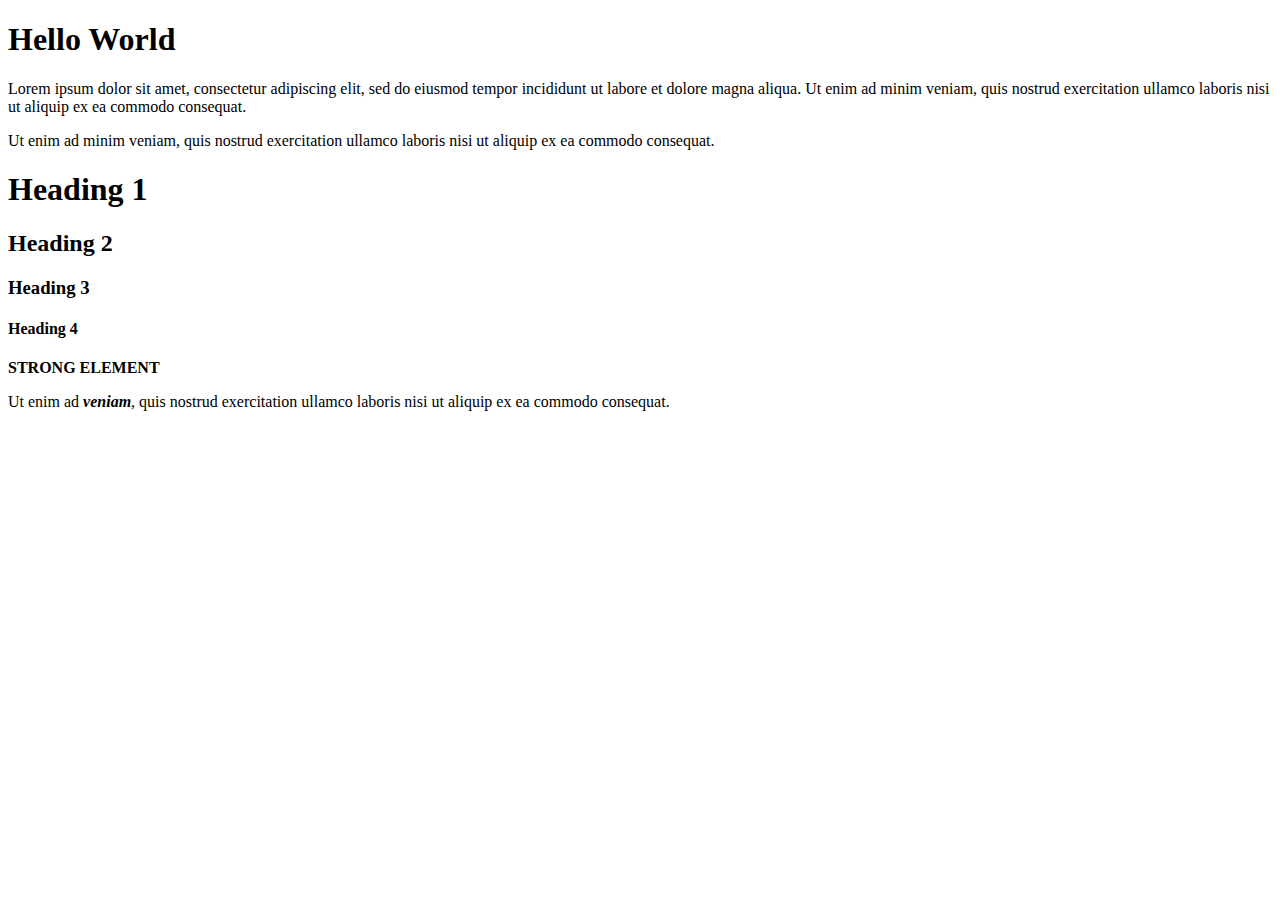
<file: html-boilerplate/index.html>
<!DOCTYPE html>
<html lang="en">
<head>
    <meta charset="UTF-8">
    <title>My first WebPage</title>
</head>
<body>
    <H1> Hello World</H1>
    <p>Lorem ipsum dolor sit amet, consectetur adipiscing elit, sed do eiusmod tempor incididunt ut labore et dolore magna aliqua.
        Ut enim ad minim veniam, quis nostrud exercitation ullamco laboris nisi ut aliquip ex ea commodo consequat.</p>
    <p>Ut enim ad minim veniam, quis nostrud exercitation ullamco laboris nisi ut aliquip ex ea commodo consequat.</p>
    <h1>Heading 1</h1>
    <h2>Heading 2</h2>
    <h3>Heading 3</h3>
    <h4>Heading 4</h4>
    <strong>STRONG ELEMENT</strong>
    <p>Ut enim ad <strong><em>veniam</em></strong>, quis nostrud exercitation ullamco laboris nisi ut aliquip ex ea commodo consequat.</p>

    <!-- THIS IS COMMENTING -->
    <!-- Windows and Linux Users: Ctrl + / -->

</body>
</html>
</file>
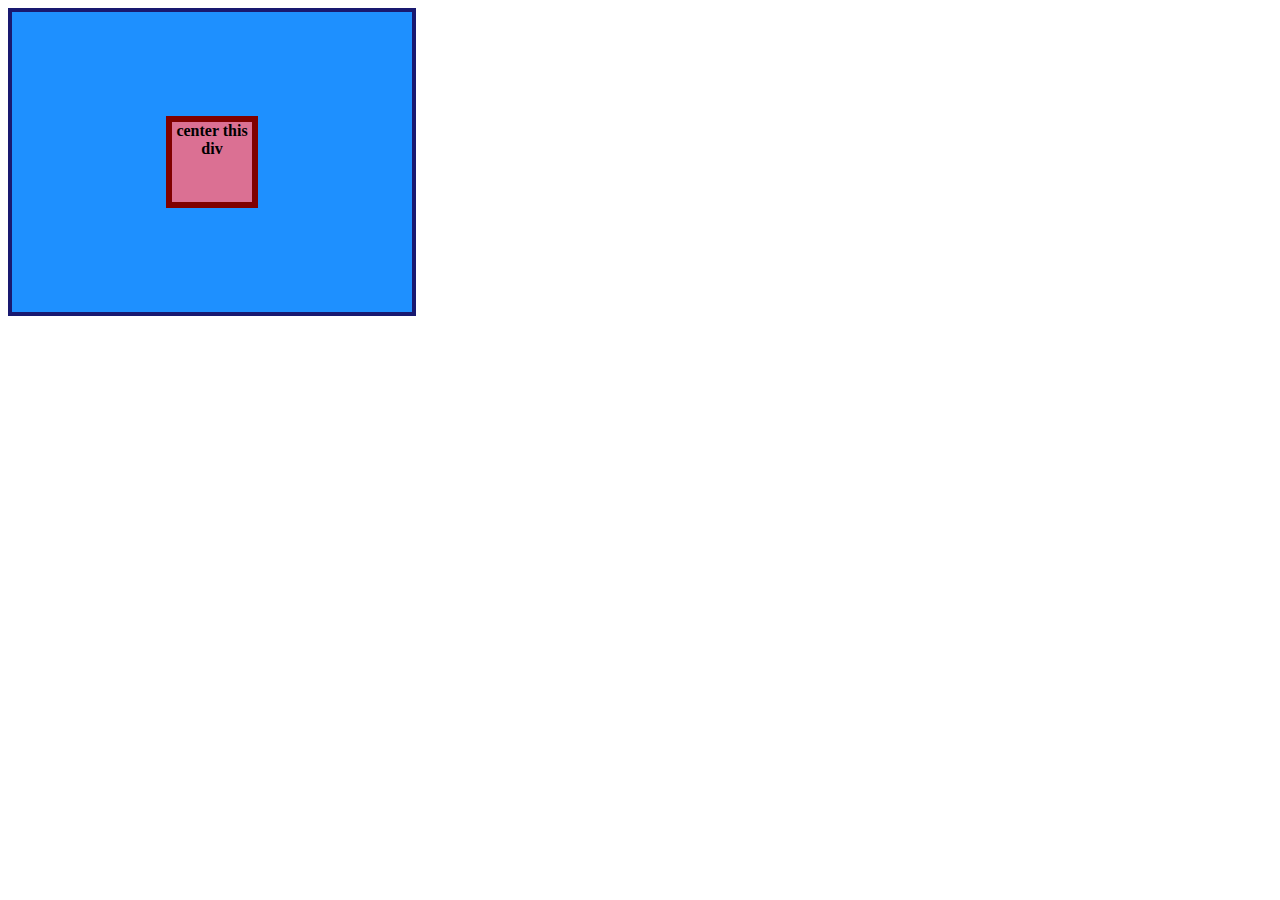
<file: flex/flex-center/index.html>
<!DOCTYPE html>
<html lang="en">
  <head>
    <meta charset="UTF-8">
    <meta http-equiv="X-UA-Compatible" content="IE=edge">
    <meta name="viewport" content="width=device-width, initial-scale=1.0">
    <title>CENTER THIS DIV</title>
    <link rel="stylesheet" href="style.css">
  </head>
  <body>
    <div class="container">
      <div class="box">center this div</div>
    </div>
  </body>
</html>
</file>
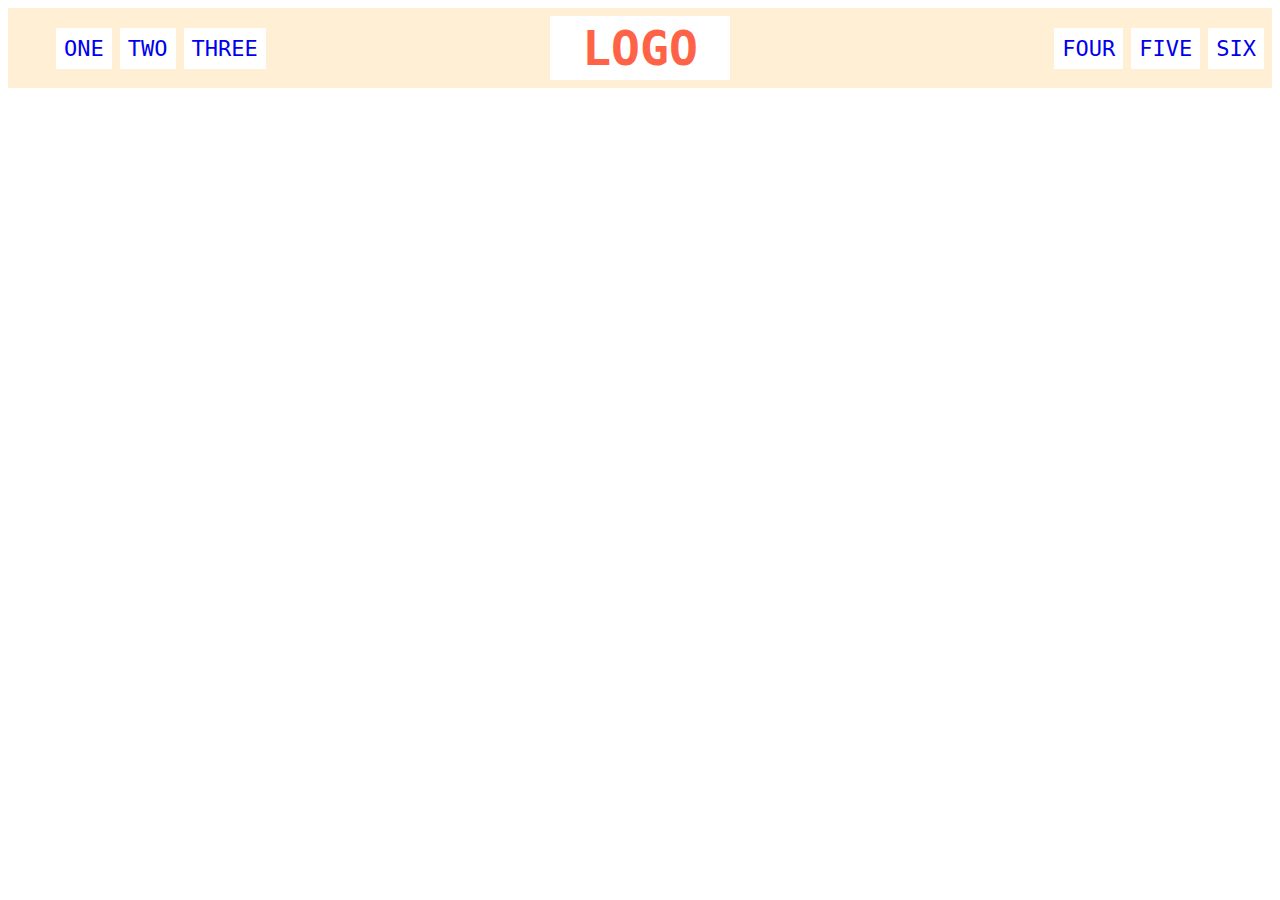
<file: flex/flex-header/index.html>
<!DOCTYPE html>
<html lang="en">
  <head>
    <meta charset="UTF-8">
    <meta http-equiv="X-UA-Compatible" content="IE=edge">
    <meta name="viewport" content="width=device-width, initial-scale=1.0">
    <title>Flex Header</title>
    <link rel="stylesheet" href="style.css">
  </head>
  <body>
    <div class="header">
      <div class="left-links">
        <ul>
          <li><a href="#">ONE</a></li>
          <li><a href="#">TWO</a></li>
          <li><a href="#">THREE</a></li>
        </ul>
      </div>
      <div class="logo">LOGO</div>
      <div class="right-links">
        <ul>
          <li><a href="#">FOUR</a></li>
          <li><a href="#">FIVE</a></li>
          <li><a href="#">SIX</a></li>
        </ul>
      </div>
    </div>
  </body>
</html>
</file>
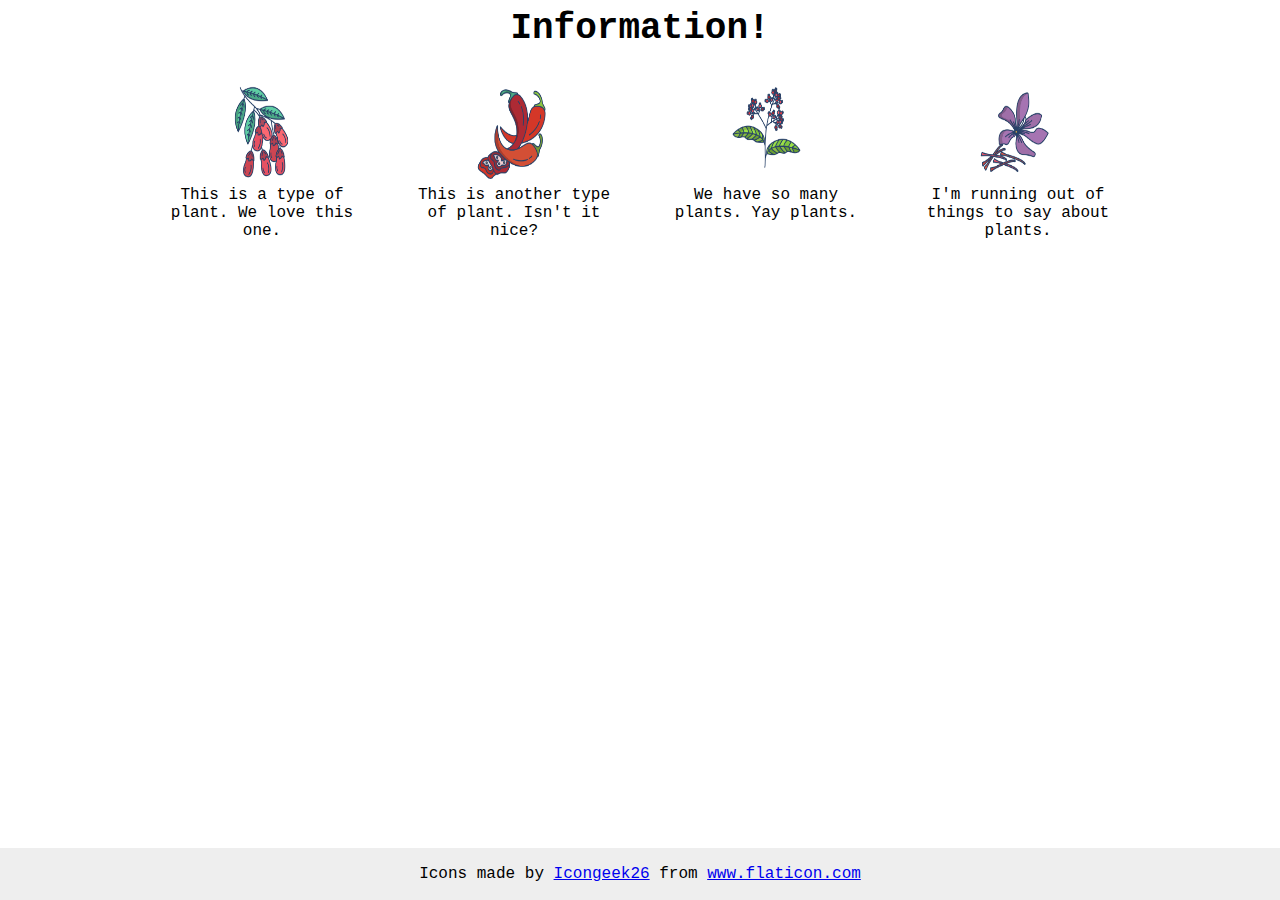
<file: flex/flex-info/index.html>
<!DOCTYPE html>
<html lang="en">
  <head>
    <meta charset="UTF-8">
    <meta http-equiv="X-UA-Compatible" content="IE=edge">
    <meta name="viewport" content="width=device-width, initial-scale=1.0">
    <title>Information</title>
    <link rel="stylesheet" href="style.css">
  </head>
  <body>
    <div class="title">Information!</div>
    <div class="images">
        <div class="info">
            <img src="./images/barberry.png" alt="barberry">
            <div class="text">This is a type of plant. We love this one.</div>
        </div>
        <div class="info">
            <img src="./images/chilli.png" alt="chili">
            <div class="text">This is another type of plant. Isn't it nice?</div>
        </div>
        <div class="info">
            <img src="./images/pepper.png" alt="pepper">
            <div class="text">We have so many plants. Yay plants.</div>
        </div>
        <div class="info">
            <img src="./images/saffron.png" alt="saffron">
            <div class="text">I'm running out of things to say about plants.</div>
        </div>
        
    
    </div>
    <!-- disregard this section, it's here to give attribution to the creator of these icons -->
    <div class="footer">
      <div>Icons made by <a href="https://www.flaticon.com/authors/icongeek26" title="Icongeek26">Icongeek26</a> from <a href="https://www.flaticon.com/" title="Flaticon">www.flaticon.com</a></div>
    </div>
  </body>
</html>
</file>
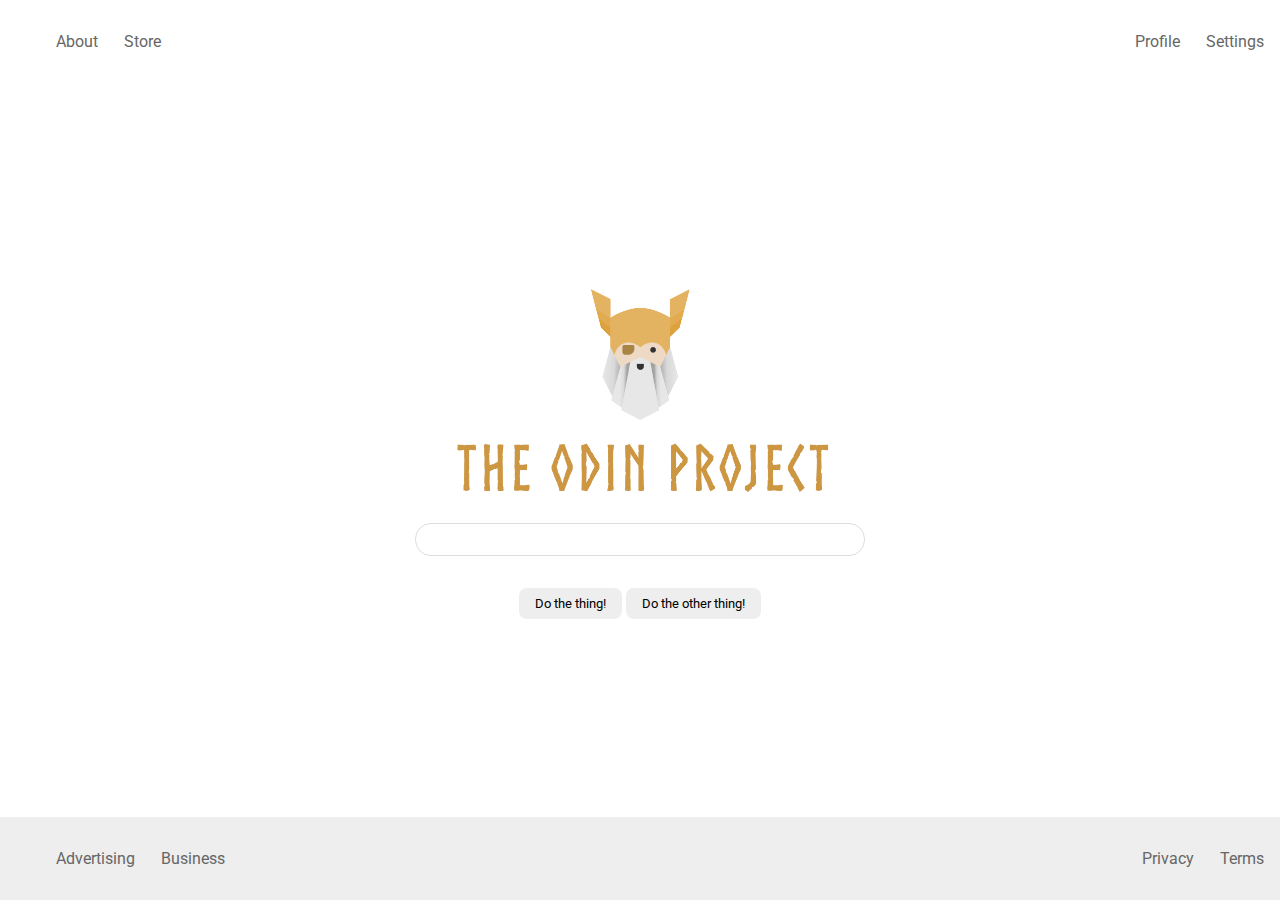
<file: flex/flex-layout/index.html>
<!DOCTYPE html>
<html lang="en">
  <head>
    <meta charset="UTF-8">
    <meta http-equiv="X-UA-Compatible" content="IE=edge">
    <meta name="viewport" content="width=device-width, initial-scale=1.0">
    <title>LAYOUT</title>
    <link rel="stylesheet" href="./style.css">
  </head>
  <body>
    <div class="header">
      <ul class="left-links" id="left">
        <li><a href="#">About</a></li>
        <li><a href="#">Store</a></li>
      </ul>
      <ul class="right-links" id="right">
        <li><a href="#">Profile</a></li>
        <li><a href="#">Settings</a></li>
      </ul>
    </div>
    <div class="content">
      <img src="images/logo.png" alt="Project logo. Represents odin with the project name.">
      <div class="input">
        <input type="text">
      </div>
      <div class="buttons">
        <button>Do the thing!</button>
        <button>Do the other thing!</button>
      </div>
    </div>
    <div class="footer">
      <ul class="left-links" id="left">
        <li><a href="#">Advertising</a></li>
        <li><a href="#">Business</a></li>
      </ul>
      <ul class="right-links" id="right">
        <li><a href="#">Privacy</a></li>
        <li><a href="#">Terms</a></li>
      </ul>
    </div>
  </body>
</html>


<!-- The header is at the top of the page, the footer is at the bottom, and they stay in place if you resize your screen.
The header and footer have padding.
The links in the header and footer are pushed to either side.
There is space between the links in the header and footer.
The footer has a light gray background (#eeeeee).
The logo, input and buttons are centered in the screen.
The buttons have an appropriate amount of padding.
There is space between the logo, input and buttons. -->
</file>
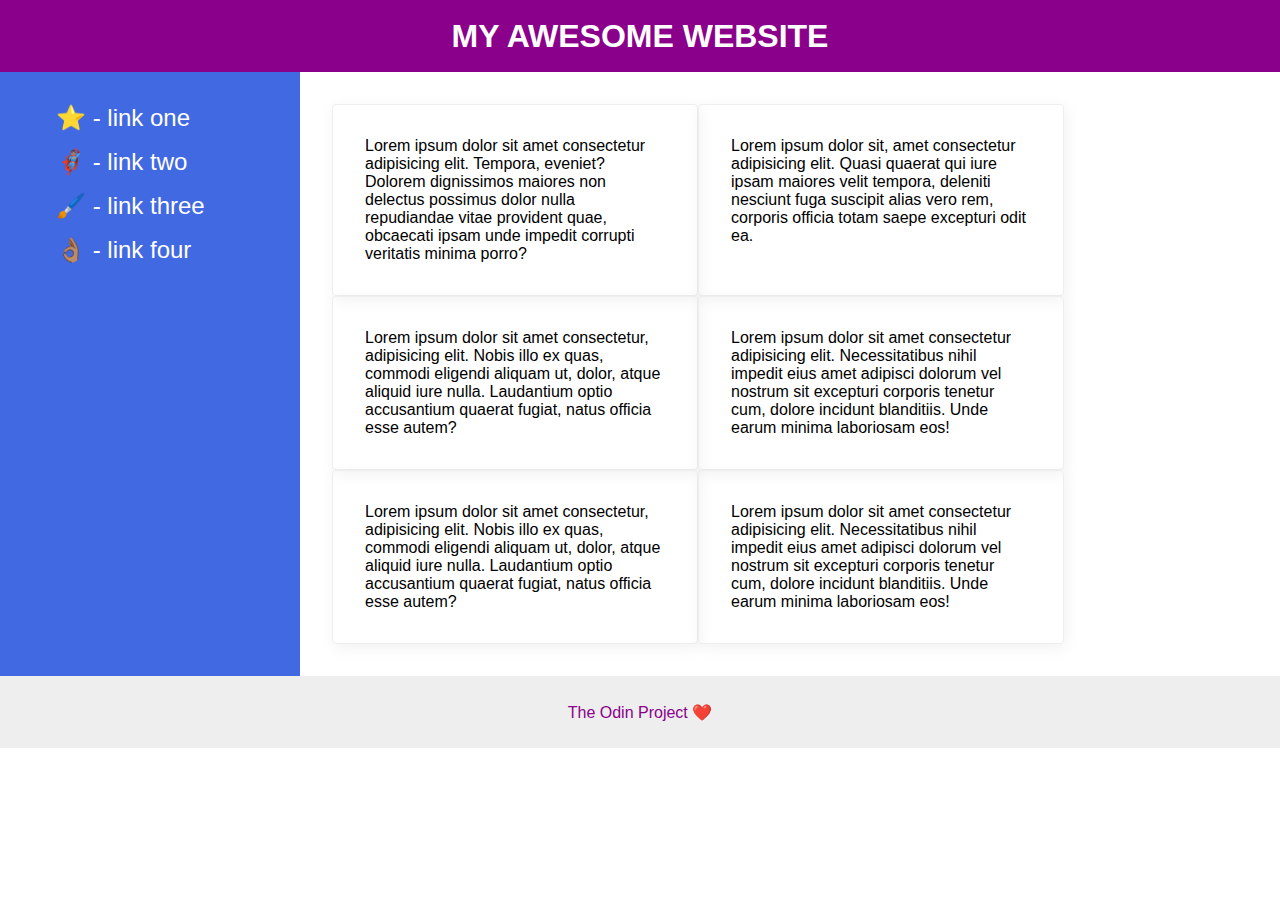
<file: flex/flex-layout2/index.html>
<!DOCTYPE html>
<html lang="en">
  <head>
    <meta charset="UTF-8">
    <meta http-equiv="X-UA-Compatible" content="IE=edge">
    <meta name="viewport" content="width=device-width, initial-scale=1.0">
    <title>The Holy Grail</title>
    <link rel="stylesheet" href="style.css">
  </head>
  <body>
    <div class="header">
      MY AWESOME WEBSITE
    </div>
    <div class="body">
        <div class="sidebar">
            <ul id="one">
              <li><a href="#">⭐ - link one</a></li>
              <li><a href="#">🦸🏽‍♂️ - link two</a></li>
              <li><a href="#">🖌️ - link three</a></li>
              <li><a href="#">👌🏽 - link four</a></li>
            </ul>
          </div>
          <div class="container">
              <div class="card">Lorem ipsum dolor sit amet consectetur adipisicing elit. Tempora, eveniet? Dolorem dignissimos maiores non delectus possimus dolor nulla repudiandae vitae provident quae, obcaecati ipsam unde impedit corrupti veritatis minima porro?</div>
              <div class="card">Lorem ipsum dolor sit, amet consectetur adipisicing elit. Quasi quaerat qui iure ipsam maiores velit tempora, deleniti nesciunt fuga suscipit alias vero rem, corporis officia totam saepe excepturi odit ea.</div>
              <div class="card">Lorem ipsum dolor sit amet consectetur, adipisicing elit. Nobis illo ex quas, commodi eligendi aliquam ut, dolor, atque aliquid iure nulla. Laudantium optio accusantium quaerat fugiat, natus officia esse autem?</div>
              <div class="card">Lorem ipsum dolor sit amet consectetur adipisicing elit. Necessitatibus nihil impedit eius amet adipisci dolorum vel nostrum sit excepturi corporis tenetur cum, dolore incidunt blanditiis. Unde earum minima laboriosam eos!</div>
              <div class="card">Lorem ipsum dolor sit amet consectetur, adipisicing elit. Nobis illo ex quas, commodi eligendi aliquam ut, dolor, atque aliquid iure nulla. Laudantium optio accusantium quaerat fugiat, natus officia esse autem?</div>
              <div class="card">Lorem ipsum dolor sit amet consectetur adipisicing elit. Necessitatibus nihil impedit eius amet adipisci dolorum vel nostrum sit excepturi corporis tenetur cum, dolore incidunt blanditiis. Unde earum minima laboriosam eos!</div>  
          </div>
    </div>
    
    
    <div class="footer">
      The Odin Project ❤️
    </div>
  </body>
</html>

<!-- The header text is size 32px and weight 900.
The header text is vertically centered and 16px from the edge of the screen.
The footer is pushed to the bottom of the screen (the footer may go below the bottom of the screen if the content of the 'cards' section overflows and/or if your screen is shorter).
The footer text is centered horizontally and vertically.
The sidebar and cards take up all available space above the footer.
The sidebar is 300px wide (and it doesn't shrink).
The sidebar links are size 24px, are white, and do not have the underline text decoration.
The sidebar has 16px padding.
There is 32px padding around the 'cards' section.
The cards are arranged horizontally, but wrap to multiple lines when they run out of room on the page. -->
</file>
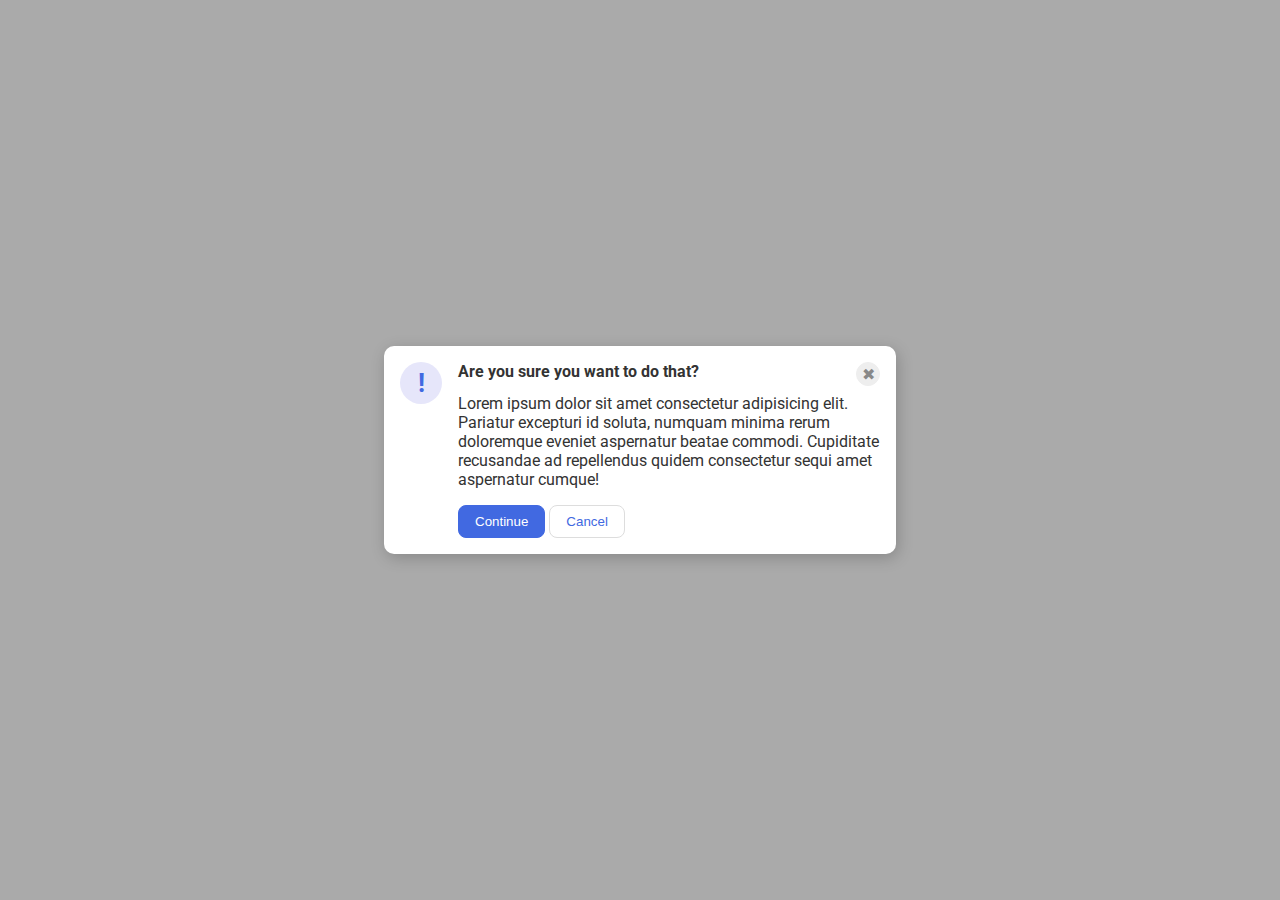
<file: flex/flex-modal/index.html>
<!DOCTYPE html>
<html lang="en">
  <head>
    <meta charset="UTF-8">
    <meta http-equiv="X-UA-Compatible" content="IE=edge">
    <meta name="viewport" content="width=device-width, initial-scale=1.0">
    <link rel="stylesheet" href="style.css">
    <title>Modal</title>
  </head>
  <body>
    <div class="modal">
      <div class="icon">!</div>
      <div class="container">
        <div class="header">Are you sure you want to do that?
        <button class="close-button">✖</button>
    </div>
        <div class="text">Lorem ipsum dolor sit amet consectetur adipisicing elit. Pariatur excepturi id soluta, numquam minima rerum doloremque eveniet aspernatur beatae commodi. Cupiditate recusandae ad repellendus quidem consectetur sequi amet aspernatur cumque!</div>
        <button class="continue">Continue</button>
        <button class="cancel">Cancel</button>
      </div>
    </div>
  </body>
</html>

<!-- The blue icon is aligned to the left.
There is equal space on either side of the icon (the gaps between the icon and the edge of the card, and the icon and the text, are the same).
There is padding around the edge of the modal.
The header, text, and buttons are aligned with each other.
The header is bold and a slightly larger text-size than the text.
The close button is vertically aligned with the header, and aligned in the top-right of the card. -->
</file>
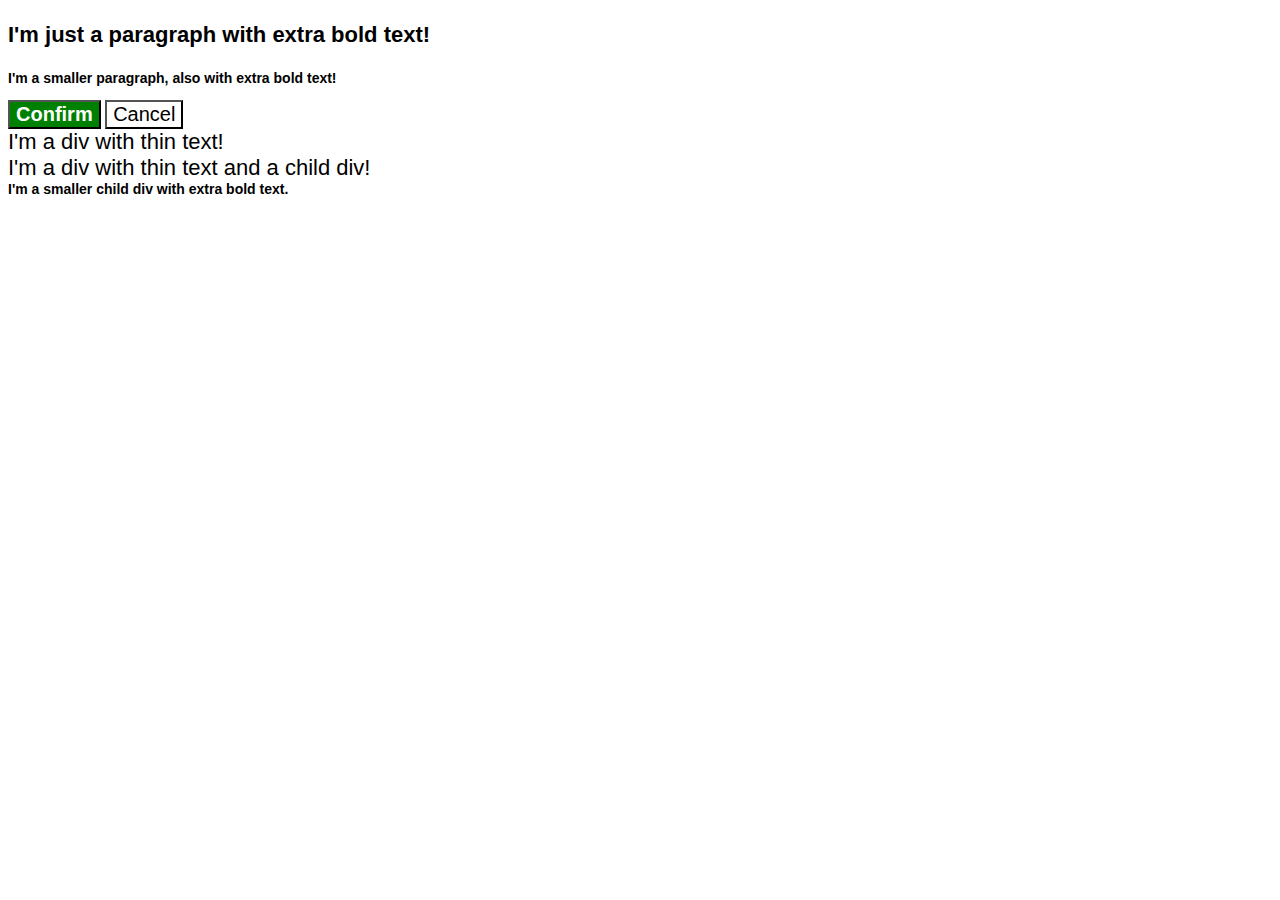
<file: nav-CSS/cascade/index.html>
<!DOCTYPE html>
<html lang="en">
  <head>
    <meta charset="UTF-8">
    <meta http-equiv="X-UA-Compatible" content="IE=edge">
    <meta name="viewport" content="width=device-width, initial-scale=1.0">
    <title>Fix the Cascade</title>
    <link rel="stylesheet" href="style.css">
  </head>
  <body>
    <p class="para">I'm just a paragraph with extra bold text!</p>
    <p class="para small-para">I'm a smaller paragraph, also with extra bold text!</p>

    <button id="confirm-button" class="button confirm">Confirm</button>
    <button id="cancel-button" class="button cancel">Cancel</button>

    <div class="text">I'm a div with thin text!</div>
    <div class="text">I'm a div with thin text and a child div!
      <div class="text child">I'm a smaller child div with extra bold text.</div>
    </div>
  </body>
</html>
</file>
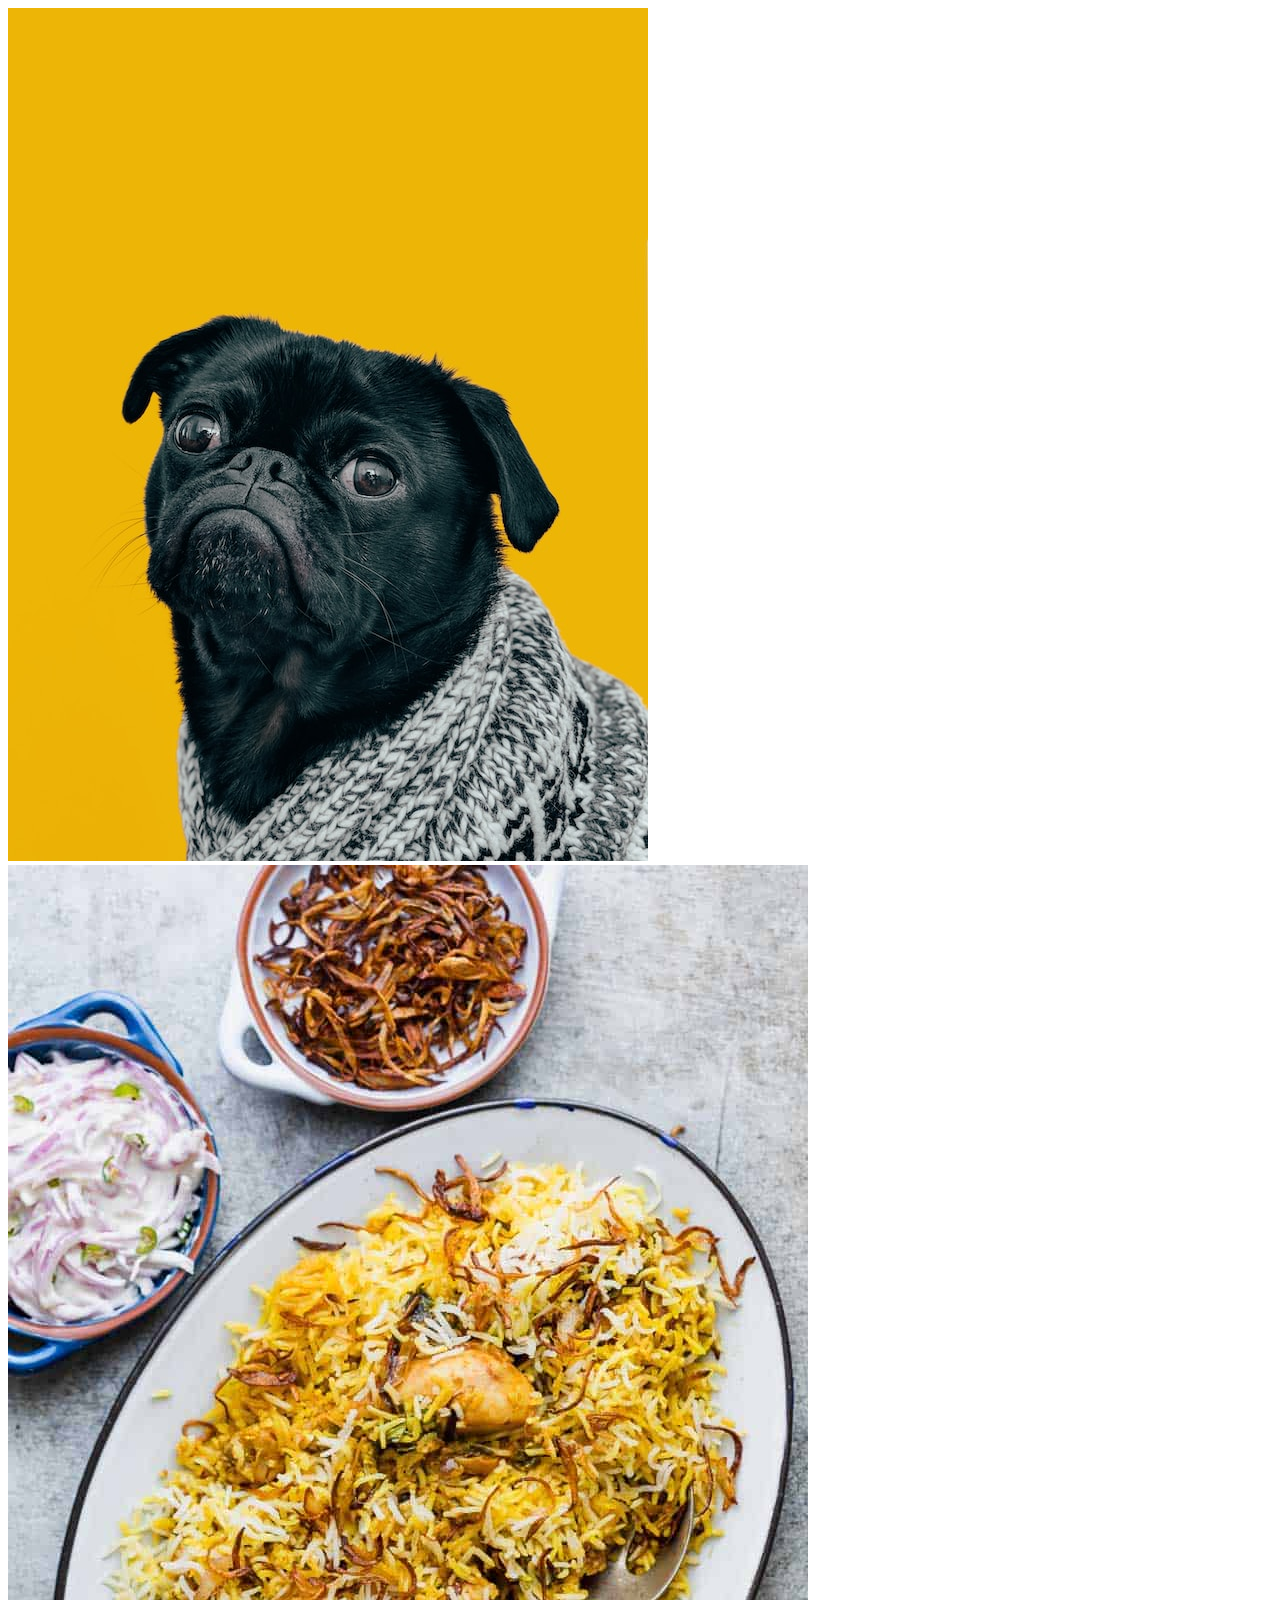
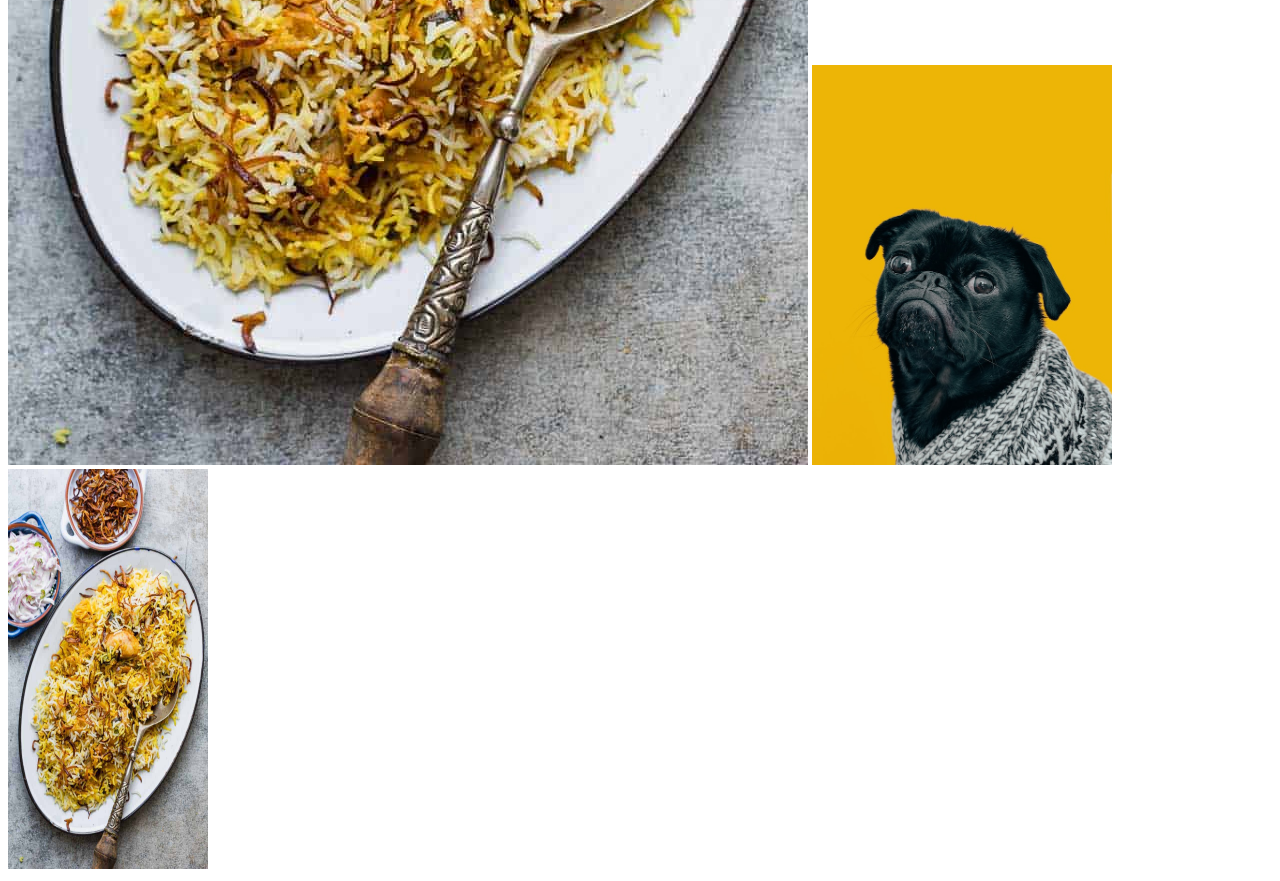
<file: nav-CSS/chaining-selector/index.html>
<!DOCTYPE html>
<html>
    <head>
        <meta charset="utf-8">
        <title>Chaining Selectors</title>
        <link rel="stylesheet" href="style.css"> 
    </head>
    <body>
        <img src="images/Dog.jpg" alt="dog">
        <img src="images/Briyani.jpg" alt="Briyani">
        <img class="avatar proportioned" src="images/Dog.jpg" alt="dog">
        <img class="avatar distorted" src="images/Briyani.jpg" alt="Briyani">
    </body>
</html>
</file>
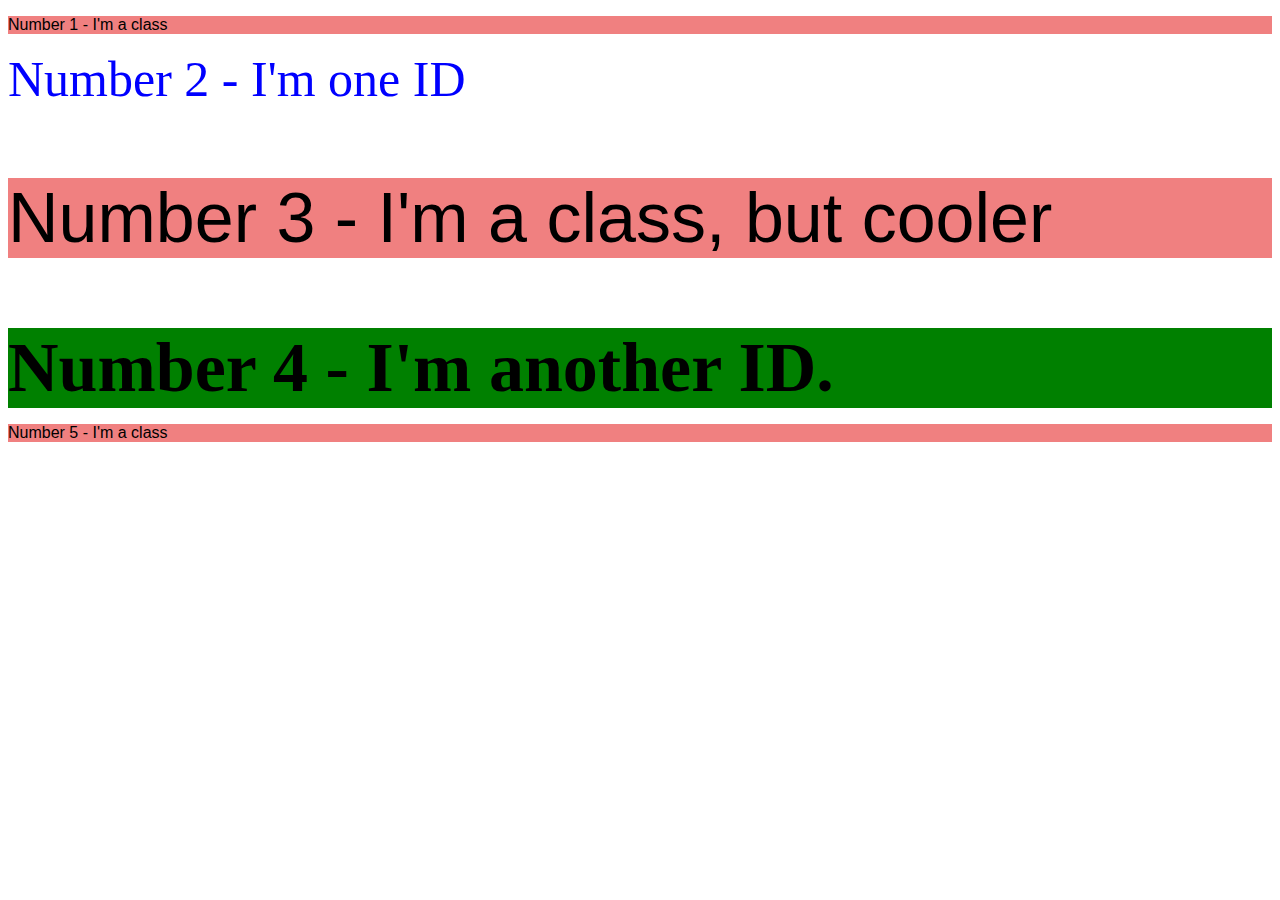
<file: nav-CSS/class-id-selectors/index.html>
<!DOCTYPE html>
<html>
    <head>
        <meta charset="utf-8">
        <title>USING CLASS SELECTORS AND ID</title>
        <link rel="stylesheet" href="csandid.css">
    </head>
    <body>
        <p class="odd">Number 1 - I'm a class</p>
        <div id="Number-2">Number 2 - I'm one ID </div>
        <p class="odd Number-3">Number 3 - I'm a class, but cooler</p>
        <div id="Number-4">Number 4 - I'm another ID.</div>
        <p class="odd">Number 5 - I'm a class</p>
    </body>
</html>
</file>
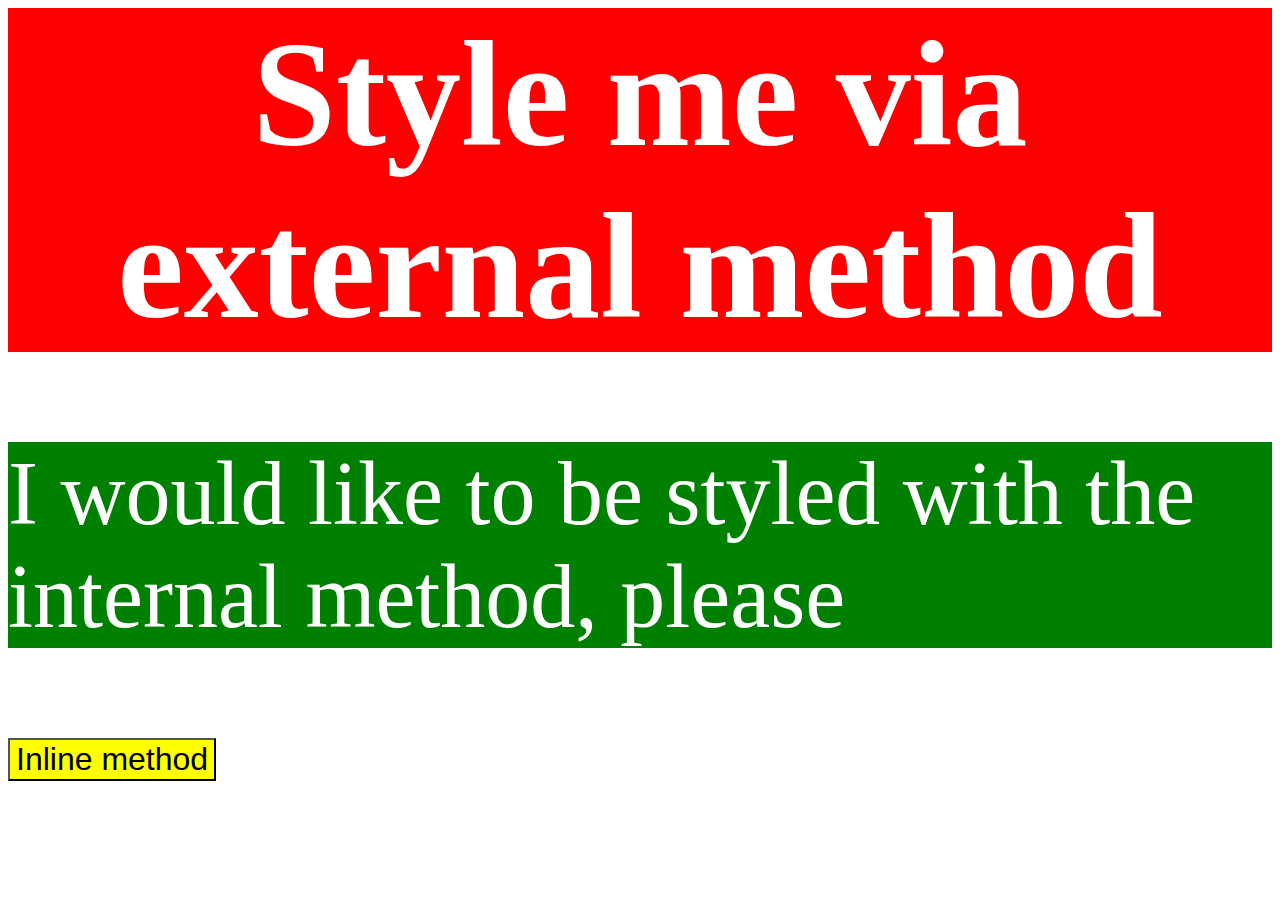
<file: nav-CSS/css-methods/index.html>
<!DOCTYPE html>
<html>
    <head>
        <meta charset="utf-8">
        <link rel="stylesheet" href="styles.css">
        <style>
            p {
                color: white;
                background-color: green;
                font-size: 90px;
            }
        </style>
        <title>Practicing CSS</title>
    </head>
    <body>
        
        <div>
            Style me via external method
        </div>
        <p>I would like to be styled with the internal method, please</p>
        <button style="color: black; background-color: yellow; font-size: xx-large;">Inline method</button>
    </body>
</html>
</file>
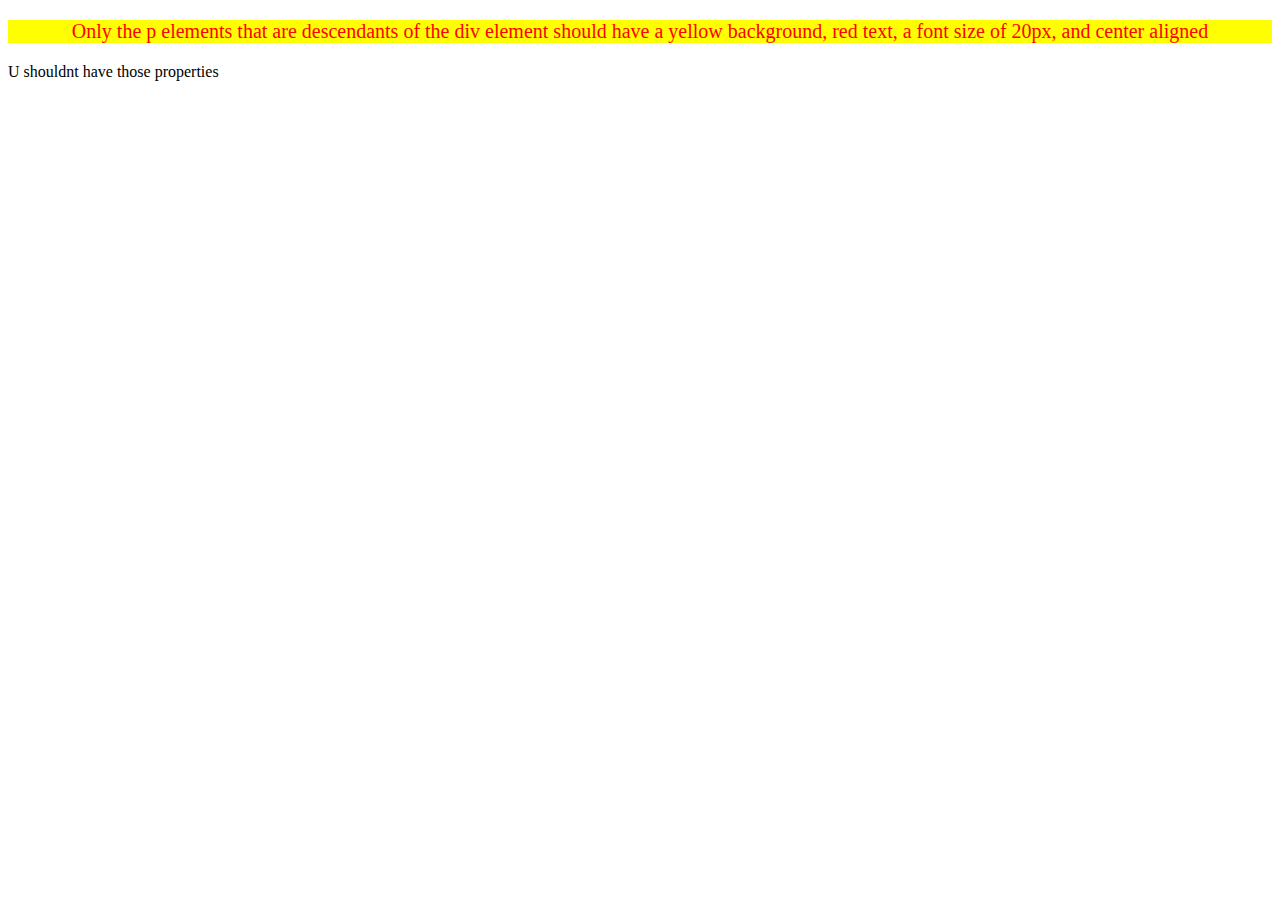
<file: nav-CSS/Descendant-Combinator/index.html>
<!DOCTYPE html>
<html lang="en">
<head>
    <meta charset="UTF-8">
    <title>Descendant Combinator</title>
    <link rel="stylesheet" href="style.css">
</head>
<body>
    <div class="parent">
        <p class="child">Only the p elements that are descendants of the div element should have a yellow background, red text, a font size of 20px, and center aligned</p>
    </div>
    <p class="newparent">U shouldnt have those properties</p>
</body>
</html>
<!-- #Only the p elements that are descendants of the div element should have a yellow background, red text, a font size of 20px, and center aligned. -->
</file>
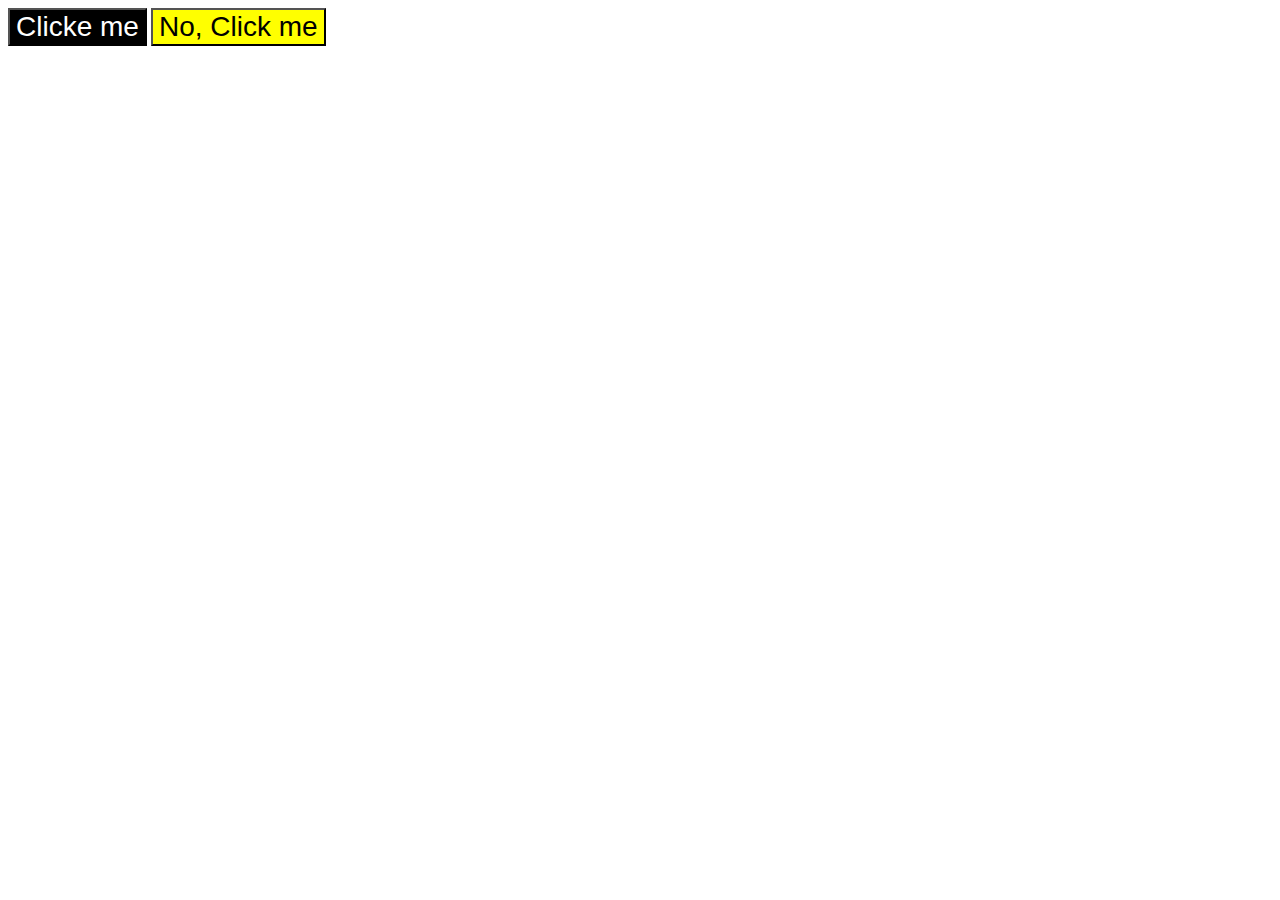
<file: nav-CSS/grouping-selector/index.html>
<!DOCTYPE html>
<html lang="en">
<head>
    <meta charset="UTF-8">
    <title>Group selector</title>
    <link rel="stylesheet" href="style.css">
</head>
<body>
    <button class="Blackbutton">Clicke me</button>
    <button class="Yellowbutton">No, Click me</button>
</body>
</html>
</file>
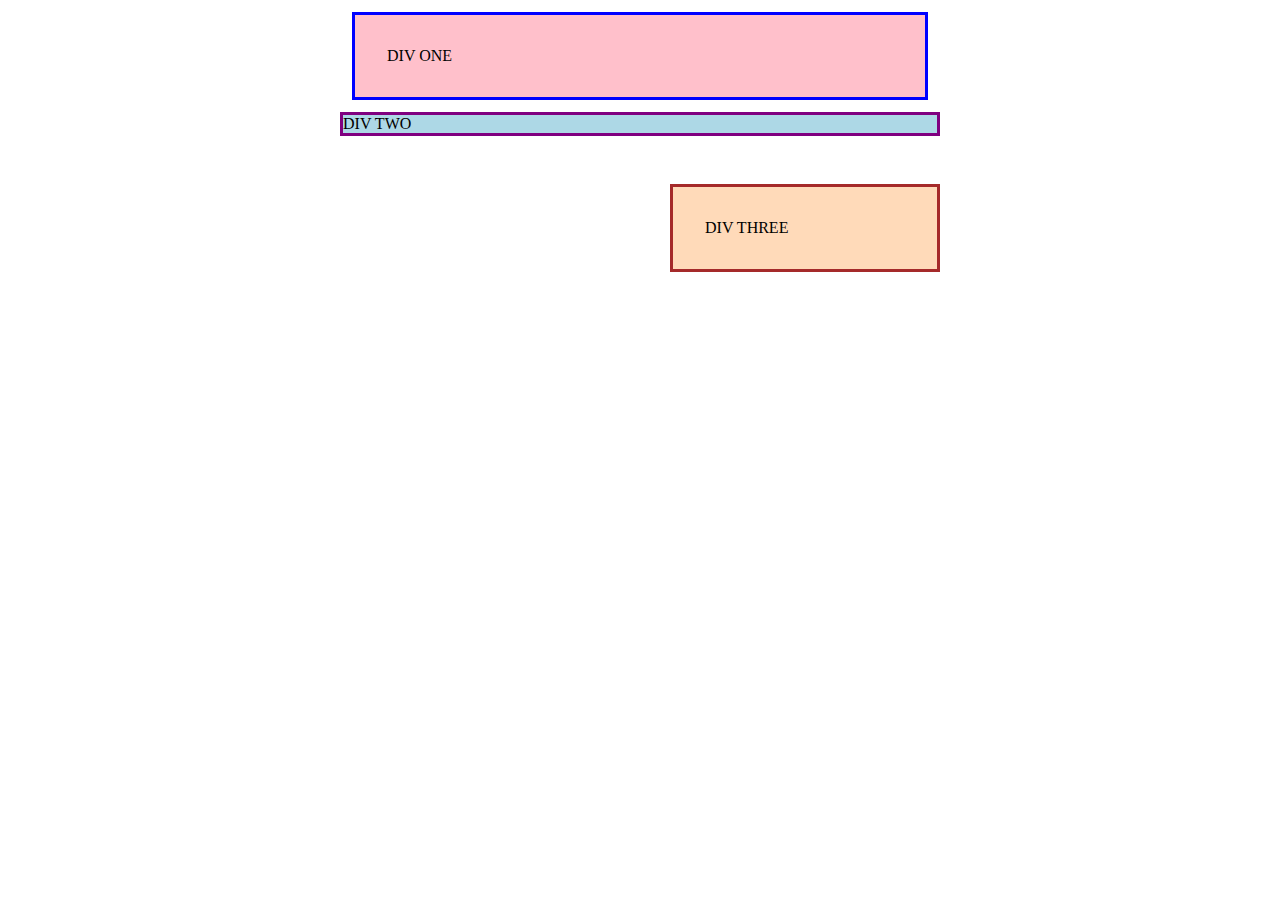
<file: nav-CSS/margin-padding-01/index.html>
<!DOCTYPE html>
<html lang="en">
  <head>
    <meta charset="UTF-8">
    <meta http-equiv="X-UA-Compatible" content="IE=edge">
    <meta name="viewport" content="width=device-width, initial-scale=1.0">
    <title>Margin and Padding exercise</title>
    <link rel="stylesheet" href="style.css">
  </head>
  <body>
    <div class="one">
      DIV ONE
    </div>
    <div class="two">
      DIV TWO
    </div>
    <div class="three">
      DIV THREE
    </div>
  </body>
</html>
</file>
<file: flex/flex-center/style.css>
.container {
    background: dodgerblue;
    border: 4px solid midnightblue;
    width: 400px;
    height: 300px;
    display: flex;
    justify-content: center;
    align-items: center;
  }
  
  .box {
    background: palevioletred;
    font-weight: bold;
    text-align: center;
    border: 6px solid maroon;
    width: 80px;
    height: 80px;
  }
</file>
<file: flex/flex-header/style.css>
.header  {
    font-family: monospace;
    background: papayawhip;
    display: flex;
    align-items: center;
    justify-content: space-between;
    padding: 8px;
  }
  
  .logo {
    font-size: 48px;
    font-weight: 900;
    color: tomato;
    background: white;
    padding: 4px 32px;
  }
  
  ul {
    /* this removes the dots on the list items*/
    list-style-type: none;
    display: flex;
   
    gap: 8px;
  }
  
  a {
    font-size: 22px;
    background: white;
    padding: 8px;
    /* this removes the line under the links */
    text-decoration: none;
  }
</file>
<file: flex/flex-info/style.css>
body {
    font-family: 'Courier New', Courier, monospace;
    text-align: center;
  }
  
  img {
    width: 100px;
    height: 100px;
    
  }
  
  .title {
    font-size: 36px;
    font-weight: 900;
    display: flex;
    justify-content: center;
  }
  
  /* do not edit this footer */
  .footer {
    position: fixed;
    bottom: 0;
    left: 0;
    right: 0;
    height: 52px;
    display: flex;
    align-items: center;
    justify-content: center;
    background: #eee;
  }

  .images{
    display: flex;
    justify-content: center;
    
    gap:52px;
  }
  .info{
    max-width: 200px;
    margin-top: 32px;
  }
</file>
<file: flex/flex-layout/style.css>
@import url('https://fonts.googleapis.com/css2?family=Roboto:wght@400;700&display=swap');

body {
  height: 100vh;
  margin: 0;
  overflow: hidden;
  font-family: Roboto, sans-serif;
  display: flex;
  flex-direction: column;
}

img {
  width: 600px;
}

button {
  font-family: Roboto, sans-serif;
  border: none;
  border-radius: 8px;
  background: #eee; 
  padding: 8px 16px; 
}

input {
  border: 1px solid #ddd;
  border-radius: 16px;
  padding: 8px 24px;
  width: 400px;
  margin-bottom: 16px;
}
.footer{
 
    background: #eeeeee; 
 
}
.header, .footer{
  display: flex;
  justify-content: space-between;
  padding: 16px;
}


.content{
  flex: 1;
  display: flex;
  flex-direction: column;
  justify-content: center;
  align-items: center;
  gap: 16px;
}
.left-links, .right-links{
  display: flex;
  gap:26px;
  
}
.ul{
  display: flex;
  margin: 0;
  padding: 0;
  gap: 8px
  
}
#left , #right{
  list-style-type: none;
}

a {
  color: #666;
  text-decoration: none;
}
/* The header is at the top of the page, the footer is at the bottom, and they stay in place if you resize your screen.
The header and footer have padding.
The links in the header and footer are pushed to either side.
There is space between the links in the header and footer.
The footer has a light gray background (#eeeeee).
The logo, input and buttons are centered in the screen.
The buttons have an appropriate amount of padding.
There is space between the logo, input and buttons. */
</file>
<file: flex/flex-layout2/style.css>
body {
  font-family: -apple-system, BlinkMacSystemFont, 'Segoe UI', Roboto, Oxygen, Ubuntu, Cantarell, 'Open Sans', 'Helvetica Neue', sans-serif;
  margin: 0;
  min-height: 100vh;
  display: flex;
  flex-direction: column;
}
.body{
    display: flex;
 
}

.header {
  height: 72px;
  background: darkmagenta;
  color: white;
  display: flex;
  justify-content: center;
  align-items: center;
  font-size: 32px;
  font-weight: 900;
}

.footer {
  height: 72px;
  background: #eee;
  color: darkmagenta;
  display: flex;
  justify-content: center;
  align-items: center;

}

.sidebar {
  width: 300px;
  background: royalblue;
  box-sizing: border-box;

  flex-shrink: 0;
  padding: 16px;

}

.card {
  border: 1px solid #eee;
  box-shadow: 2px 4px 16px rgba(0,0,0,.06);
  border-radius: 4px;
  display: flex;
  flex-wrap: wrap;
  padding: 32px;
  width: 300px;
}
.container{
    padding:32px;
    display: flex;
    flex-wrap: wrap; 
}
a{
    color: white;
    text-decoration: none;
    font-size: 24px;
}
ul{
    list-style-type: none;
}
li{
    margin-bottom: 16px;
}

/* !-- The header text is size 32px and weight 900.
The header text is vertically centered and 16px from the edge of the screen.
The footer is pushed to the bottom of the screen (the footer may go below the bottom of the screen if the content of the 'cards' section overflows and/or if your screen is shorter).
The footer text is centered horizontally and vertically.
The sidebar and cards take up all available space above the footer.
The sidebar is 300px wide (and it doesn't shrink).
The sidebar links are size 24px, are white, and do not have the underline text decoration.
The sidebar has 16px padding.
There is 32px padding around the 'cards' section.
The cards are arranged horizontally, but wrap to multiple lines when they run out of room on the page. --> */
</file>
<file: flex/flex-modal/style.css>
@import url('https://fonts.googleapis.com/css2?family=Roboto:wght@400;700&display=swap');

html, body {
  height: 100%;
}

body {
  font-family: Roboto, sans-serif;
  margin: 0;
  background: #aaa;
  color: #333;
  /* I'll give you this one for free lol */
  display: flex;
  align-items: center;
  justify-content: center;
}

.modal {
  background: white;
  width: 480px;
  border-radius: 10px;
  box-shadow: 2px 4px 16px rgba(0,0,0,.2);
}

.icon {
  color: royalblue;
  font-size: 26px;
  font-weight: 700;
  background: lavender;
  width: 42px;
  height: 42px;
  border-radius: 50%;
  display: flex;
  align-items: center;
  justify-content: center;
}

.close-button {
  background: #eee;
  border-radius: 50%;
  color: #888;
  font-weight: 400;
  font-size: 16px;
  height: 24px;
  width: 24px;
  display: flex;
  align-items: center;
  justify-content: center;
  border: 1px solid #eee;
  padding: 0;
}

button {
  cursor: pointer;
  padding: 8px 16px;
  border-radius: 8px;
}

button.continue {
  background: royalblue;
  border: 1px solid royalblue;
  color: white;
}

button.cancel {
  background: white;
  border: 1px solid #ddd;
  color: royalblue;
}

/* <!-- The blue icon is aligned to the left.
There is equal space on either side of the icon (the gaps between the icon and the edge of the card, and the icon and the text, are the same).
There is padding around the edge of the modal.
The header, text, and buttons are aligned with each other.
The header is bold and a slightly larger text-size than the text.
The close button is vertically aligned with the header, and aligned in the top-right of the card. --> */

.header{
    font-weight: bold;
    display: flex;
    justify-content: space-between;
    padding: 0px;
    margin-bottom: 8px;

}

.modal{
    padding: 16px;
    display: flex;
    gap: 16px;

}
.icon{
    flex-shrink: 0;
}
.text{
    margin-bottom: 16px;
}
</file>
<file: nav-CSS/cascade/style.css>
body {
    font-family: Arial, Helvetica, sans-serif;
  }
  
  .para,
  .small-para {
    color: hsl(0, 0%, 0%);
    font-weight: 800;
  }
  
  .para {
    font-size: 22px;
  }
  
  .small-para {
    /* rule order */
    font-size: 14px;
    font-weight: 800;
  }
  .confirm {
    background: green;
    color: white;
    font-weight: bold;
  } 
  
  .button {
    background-color: rgb(255, 255, 255);
    color: rgb(0, 0, 0);
    font-size: 20px;
  }
  
  div.text {
    color: rgb(0, 0, 0);
    font-size: 22px;
    font-weight: 100;
  }

  #confirm-button{
    background-color: green;
    color: white;

  }

  div .child{
    color: rgb(0, 0, 0);
    font-weight: 800;
    font-size: 14px;
  }
</file>
<file: nav-CSS/chaining-selector/style.css>
.avatar.proportioned{
    height: auto;
    width: 300px;
}
.avatar.distorted{
    height: 400px;
    width: 200px;
}
</file>
<file: nav-CSS/class-id-selectors/csandid.css>
#Number-2{
    font-size: 50px;
    color: blue;

}
.Number-3{
    font-size: 70px;
}
#Number-4{
    background-color: green;
    font-weight: bold;
    font-size: 70px;
}


.odd{
    background-color: lightcoral;
    font-family: Verdana,DejaVu,sans-serif; 
}
</file>
<file: nav-CSS/css-methods/styles.css>
div{
    color: white;
    background-color: red;
    text-align: center;
    font-size: 150px;
    font-weight: bold;
}
</file>
<file: nav-CSS/Descendant-Combinator/style.css>
.parent .child{
    background-color: yellow;
    color: red;
    font-size: 20px;
    text-align: center;
}
</file>
<file: nav-CSS/grouping-selector/style.css>
.Blackbutton{
    color: white;
    background-color: black;
}
.Yellowbutton{
    color: black;
    background-color: yellow;
}

.Blackbutton , .Yellowbutton{
    font-size: 28px;
    font-family: Helvetica, 'Times New Roman', serif;
}
</file>
<file: nav-CSS/margin-padding-01/style.css>
body {
    max-width: 600px;
    margin: 0 auto;
  }
  
  .one {
    background: pink;
    border: 3px solid blue;
    /* CHANGE ME */
    padding: 32px;
    margin: 12px;
  }
  
  .two {
    background: lightblue;
    border: 3px solid purple;
    /* CHANGE ME */
    margin-bottom: 48px;
  }
  
  .three {
    background: peachpuff;
    border: 3px solid brown;
    width: 200px;
    /* CHANGE ME */
    padding: 32px;
    margin-left: auto;
  }
</file>
